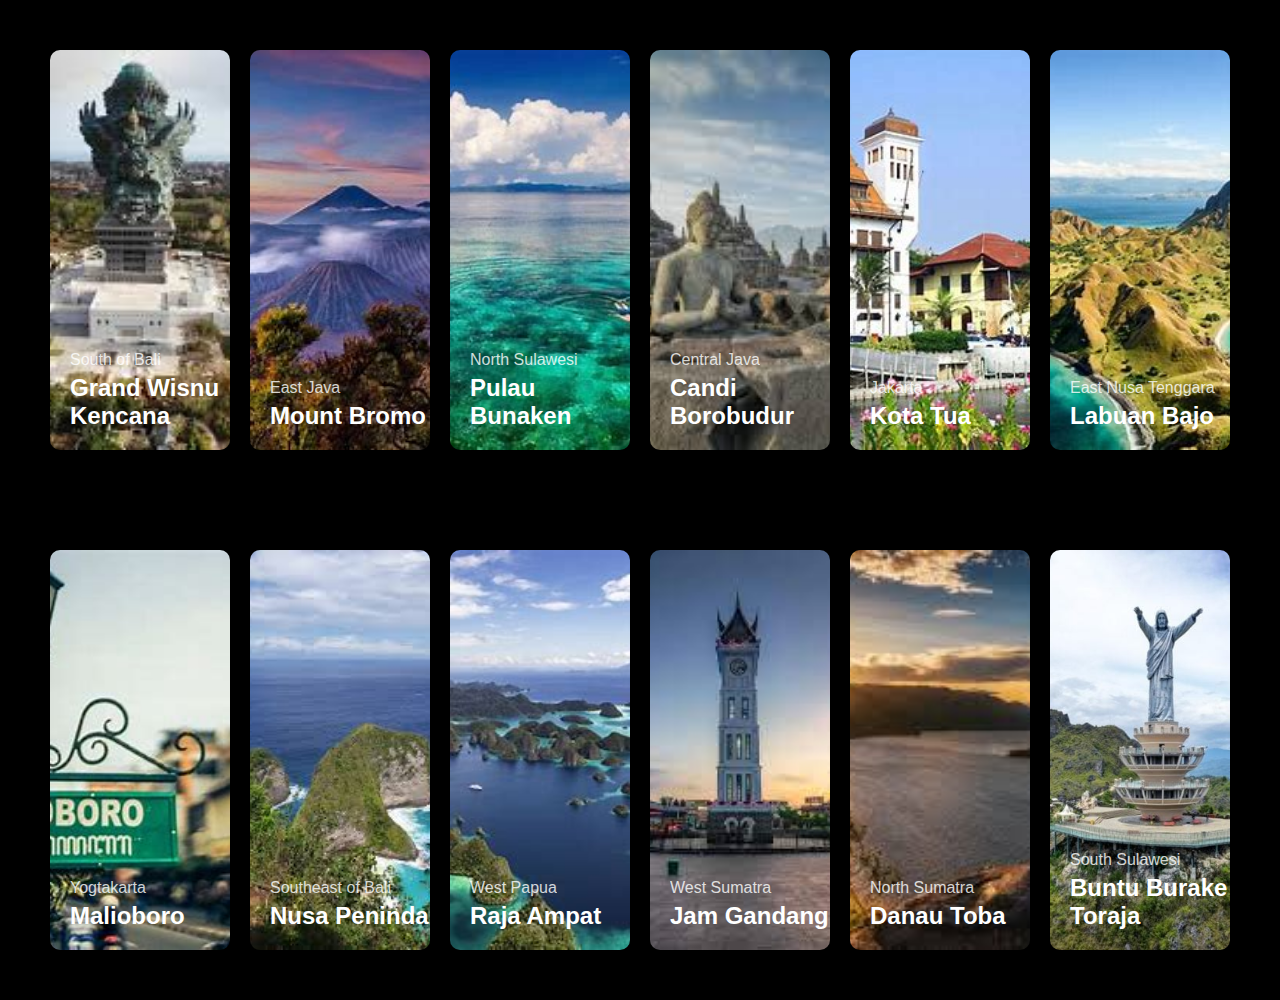
<file: information.html>
<!DOCTYPE html>
<html lang="en">
<head>
    <meta charset="UTF-8">
    <meta name="viewport" content="width=device-width, initial-scale=1.0">
    <title>Image Cards with Pop-up</title>
    <link rel="stylesheet" href="information.css" >
</head>
<body>
    <div class="container">
        <!-- Card 1 -->
        <div class="card" onclick="openPopup('popup1')">
            <img src="images/bali.jpeg" alt="Location 1">
            <div class="card-text">
                <p>South of Bali</p>
                <h3>Grand Wisnu Kencana</h3>
            </div>
        </div>
    
        <!-- Card 2 -->
        <div class="card" onclick="openPopup('popup2')">
            <img src="images/bromo.jpeg"Location 2">
            <div class="card-text">
                <p>East Java</p>
                <h3>Mount Bromo</h3>
            </div>
        </div>
    
        <!-- Card 3 -->
        <div class="card" onclick="openPopup('popup3')">
            <img src="images/bunaken.jpeg" alt="Location 3">
            <div class="card-text">
                <p>North Sulawesi</p>
                <h3>Pulau Bunaken</h3>
            </div>
        </div>
    
        <!-- Card 4 -->
        <div class="card" onclick="openPopup('popup4')">
            <img src="images/jogja.jpeg" alt="Location 3-4">
            <div class="card-text">
                <p>Central Java</p>
                <h3>Candi Borobudur</h3>
            </div>
        </div>
    
        <!-- Card 5 -->
        <div class="card" onclick="openPopup('popup5')"> 
            <img src="images/kota tua.jpeg" alt="Location 4-5">
            <div class="card-text">
                 <p>Jakarta</p>
                <h3>Kota Tua</h3>
            </div>
        </div>

        <!-- Card 6 -->
        <div class="card" onclick="openPopup('popup6')"> 
            <img src="images/labuan bajo.jpeg" alt="Location 4-5">
            <div class="card-text">
                 <p>East Nusa Tenggara</p>
                <h3>Labuan Bajo</h3>
            </div>
        </div>
    </div>
    
    

    <!-- Pop-up for Card 1 -->
<div id="popup1" class="popup">
    <div class="popup-content">
        <span class="close" onclick="closePopup('popup1')">&times;</span>
        <h3>Grand Wisnu Kencana</h3>
        <p>Grand Wisnu Kencana (GWK) adalah taman budaya yang terletak di Bukit Ungasan, Badung, Bali, Indonesia, dan dibangun dengan tujuan menjadi simbol kebudayaan Indonesia, khususnya Bali. 
        Proyek ini dimulai pada tahun 1990 oleh seniman dan pematung I Nyoman Nuarta, dengan patung raksasa Dewa Wisnu yang mengendarai Burung Garuda sebagai daya tarik utamanya. 
        Pembangunan fisik dimulai pada tahun 1997, tetapi sempat terhenti karena krisis ekonomi Asia. 
        Patung Dewa Wisnu selesai dibangun dan diresmikan pada tahun 2018, menjadikannya salah satu patung terbesar di dunia. 
        Selain sebagai objek wisata, GWK juga berfungsi sebagai pusat kebudayaan yang menyajikan berbagai pertunjukan seni dan acara budaya, menarik banyak pengunjung dari dalam dan luar negeri.</p>
        <button class="back-btn" onclick="closePopup('popup1')">close</button> <!-- Tombol Close -->
    </div>
</div>

<!-- Pop-up for Card 2 -->
<div id="popup2" class="popup">
    <div class="popup-content">
        <span class="close" onclick="closePopup('popup2')">&times;</span>
        <h3>Mount Bromo</h3>
        <p>Gunung Bromo adalah salah satu gunung berapi paling terkenal di Indonesia, terletak di Taman Nasional Bromo Tengger Semeru, Jawa Timur. 
        Secara geologis, Gunung Bromo adalah bagian dari kompleks vulkanik yang terdiri dari beberapa gunung, dengan puncak tertinggi adalah Semeru, yang juga merupakan gunung tertinggi di Pulau Jawa. 
        Gunung Bromo memiliki sejarah aktivitas vulkanik yang panjang, dengan erupsi terbesarnya terjadi pada tahun 1972 dan 2010. 
        Kawasan ini memiliki nilai budaya yang tinggi bagi masyarakat Tengger, yang percaya bahwa Gunung Bromo adalah tempat suci. 
        Setiap tahun, masyarakat Tengger mengadakan upacara Yadnya Kasada, di mana mereka mempersembahkan sesaji ke kawah gunung sebagai bentuk penghormatan kepada dewa. 
        Selain keindahan alamnya, Bromo juga dikenal dengan sunrise yang spektakuler, menarik wisatawan dari seluruh dunia untuk menikmati pemandangan menakjubkan.</p>
        <button class="back-btn" onclick="closePopup('popup2')">Close</button> <!-- Tombol Close -->
    </div>
</div>

<!-- Pop-up for Card 3 -->
<div id="popup3" class="popup">
    <div class="popup-content">
        <span class="close" onclick="closePopup('popup3')">&times;</span>
        <h3>Pulau Bunaken</h3>
        <p>Pulau Bunaken adalah sebuah pulau kecil yang terletak di sebelah utara Sulawesi, Indonesia, dan merupakan bagian dari Taman Nasional Bunaken, yang didirikan pada tahun 1991. 
        Pulau ini terkenal karena keindahan bawah lautnya, dengan terumbu karang yang kaya akan keanekaragaman hayati, termasuk berbagai spesies ikan, penyu, dan moluska. 
        Sejarah Bunaken dimulai sebagai tempat tinggal suku Minahasa yang mengandalkan laut sebagai sumber kehidupan. 
        Pada tahun 1975, wilayah sekitar Bunaken ditetapkan sebagai kawasan konservasi untuk melindungi ekosistem lautnya. 
        Sejak itu, pulau ini telah menjadi tujuan wisata dunia, menarik penyelam dan pecinta alam yang ingin mengeksplorasi keindahan bawah lautnya. 
        Bunaken juga menghadapi tantangan konservasi, dan berbagai upaya dilakukan untuk menjaga kelestarian lingkungan laut serta mendukung kehidupan masyarakat lokal.</p>
        <button class="back-btn" onclick="closePopup('popup3')">Close</button> <!-- Tombol Close -->
    </div>
</div>

<!-- Pop-up for Card 4 -->
<div id="popup4" class="popup">
    <div class="popup-content">
        <span class="close" onclick="closePopup('popup4')">&times;</span>
        <h3>Candi Borobudur</h3>
        <p>Candi Borobudur adalah salah satu candi Buddha terbesar dan terpenting di dunia, terletak di Magelang, Jawa Tengah, Indonesia. 
            Dibangun pada abad ke-8 dan ke-9 selama pemerintahan Dinasti Syailendra, candi ini mencerminkan puncak seni arsitektur dan budaya Buddha di Indonesia. 
            Borobudur terdiri dari sembilan tingkat yang melambangkan perjalanan spiritual menuju pencerahan, dengan lebih dari 2.600 panel relief yang menggambarkan ajaran Buddha. 
            Setelah ditinggalkan pada abad ke-14, candi ini terkubur di bawah abu vulkanik dan vegetasi selama berabad-abad hingga ditemukan kembali pada abad ke-19. 
            Pada tahun 1991, Borobudur diakui sebagai Situs Warisan Dunia oleh UNESCO, dan kini menjadi salah satu destinasi wisata paling terkenal di Indonesia, serta pusat studi dan penelitian tentang kebudayaan Buddha.</p>
        <button class="back-btn" onclick="closePopup('popup4')">Close</button> <!-- Tombol Close -->
    </div>
</div>

<!-- Pop-up for Card 5 -->
<div id="popup5" class="popup">
    <div class="popup-content">
        <span class="close" onclick="closePopup('popup5')">&times;</span>
        <h3>Kota Tua</h3>
        <p>Kota Tua Jakarta, atau Batavia, merupakan kawasan bersejarah yang mencerminkan jejak sejarah dan perkembangan Jakarta sebagai pusat perdagangan di Asia Tenggara pada masa kolonial. 
        Didirikan oleh Belanda pada abad ke-17, kawasan ini dulunya merupakan ibu kota Hindia Belanda dan menjadi pusat kegiatan perdagangan dengan dibangunnya pelabuhan dan berbagai gedung bergaya Eropa. 
        Selama masa kejayaannya, Kota Tua dipenuhi oleh bangunan ikonik seperti Gedung Fatahillah, Museum Sejarah Jakarta, dan Gereja Sion. 
        Setelah kemerdekaan Indonesia, kawasan ini mengalami penurunan, tetapi upaya revitalisasi telah dilakukan untuk mengembalikan pesonanya sebagai destinasi wisata. 
        Kini, Kota Tua Jakarta menjadi simbol warisan budaya yang kaya, menarik pengunjung dengan keindahan arsitektur dan nilai sejarahnya.</p>
        <button class="back-btn" onclick="closePopup('popup5')">Close</button> <!-- Tombol Close -->
    </div>
</div>

<!-- Pop-up for Card 6 -->
<div id="popup6" class="popup">
    <div class="popup-content">
        <span class="close" onclick="closePopup('popup6')">&times;</span>
        <h3>Labuan Bajo</h3>
        <p>Labuan Bajo adalah sebuah kota kecil yang terletak di ujung barat Pulau Flores, Nusa Tenggara Timur, Indonesia. 
        Sebagai pelabuhan utama menuju Taman Nasional Komodo, Labuan Bajo semakin dikenal sebagai destinasi wisata internasional yang menawarkan keindahan alam dan keanekaragaman hayati yang luar biasa. 
        Sejarah kota ini dimulai sebagai pelabuhan perdagangan yang penting pada masa lalu, terutama untuk perdagangan rempah-rempah dan hasil laut. 
        Dalam beberapa tahun terakhir, Labuan Bajo telah mengalami perkembangan pesat dalam infrastruktur pariwisata, menjadikannya sebagai titik awal bagi wisatawan yang ingin mengeksplorasi pulau-pulau di sekitarnya, termasuk Pulau Komodo dan Rinca, serta menikmati keindahan alamnya yang spektakuler, seperti pantai, perairan jernih, dan pemandangan bukit yang menakjubkan.</p>
        <button class="back-btn" onclick="closePopup('popup6')">Close</button> <!-- Tombol Close -->
    </div>
</div>

<!-- Container untuk card2 -->
<div class="container2">
    <!-- Card 7 -->
    <div class="card2" onclick="openPopup('popup7')">
        <img src="images/malioboro.jpeg" alt="Location 1">
        <div class="card-text2">
            <p>Yogtakarta</p>
            <h3>Malioboro</h3>
        </div>
    </div>

    <!-- Card 8 -->
    <div class="card2" onclick="openPopup('popup8')">
        <img src="images/nusapenida.jpeg" alt="Location 2">
        <div class="card-text2">
            <p>Southeast of Bali</p>
            <h3>Nusa Peninda</h3>
        </div>
    </div>

    <!-- Card 9 -->
    <div class="card2" onclick="openPopup('popup9')">
        <img src="images/rajaampast.jpeg" alt="Location 3">
        <div class="card-text2">
            <p>West Papua</p>
            <h3>Raja Ampat</h3>
        </div>
    </div>

    <!-- Card 10 -->
    <div class="card2" onclick="openPopup('popup10')">
        <img src="images/sumaterabarat.jpeg" alt="Location 3-4">
        <div class="card-text2">
            <p>West Sumatra</p>
            <h3>Jam Gandang</h3>
        </div>
    </div>

    <!-- Card 11 -->
    <div class="card2" onclick="openPopup('popup11')">
        <img src="images/sumateraselatan.jpeg" alt="Location 4-5">
        <div class="card-text2">
            <p>North Sumatra</p>
            <h3>Danau Toba</h3>
        </div>
    </div>

    <!-- Card 12 -->
    <div class="card2" onclick="openPopup('popup12')">
        <img src="images/toraja.jpg" alt="Location 4-5">
        <div class="card-text2">
            <p>South Sulawesi</p>
            <h3>Buntu Burake Toraja</h3>
        </div>
    </div>
</div>

 <!-- Pop-up for Card 7 -->
 <div id="popup7" class="popup">
    <div class="popup-content">
        <span class="close" onclick="closePopup('popup7')">&times;</span>
        <h3>Malioboro</h3>
        <p>Malioboro memiliki sejarah yang kaya dan merupakan salah satu pusat budaya dan perdagangan di Yogyakarta. 
        Nama "Malioboro" berasal dari kata "Malioboro" yang berarti "jalan menuju istana" dalam bahasa Jawa. 
        Kawasan ini mulai berkembang pada abad ke-18 ketika Sultan Hamengkubuwono I memindahkan pusat pemerintahan ke Yogyakarta. 
        Sejak saat itu, Malioboro menjadi jalan utama yang menghubungkan Keraton Yogyakarta dengan pelabuhan di Parangtritis. 
        Selama masa kolonial Belanda, Malioboro mengalami perubahan signifikan dengan dibangunnya berbagai bangunan bergaya Eropa.
        Saat ini, Malioboro dikenal sebagai tempat yang ramai, dengan pasar tradisional, pusat perbelanjaan, dan berbagai atraksi budaya yang mencerminkan warisan sejarah dan tradisi Yogyakarta.</p>
        <button class="back-btn" onclick="closePopup('popup7')">close</button> <!-- Tombol Close -->
    </div>
</div>

<!-- Pop-up for Card 8 -->
<div id="popup8" class="popup">
    <div class="popup-content">
        <span class="close" onclick="closePopup('popup8')">&times;</span>
        <h3>Nusa Peninda</h3>
        <p>Nusa Penida, sebuah pulau yang terletak di tenggara Bali, memiliki sejarah yang kaya dan unik. Pulau ini dikenal sebagai tempat tinggal masyarakat Hindu Bali, yang telah ada sejak berabad-abad yang lalu.
        Nusa Penida juga memiliki peranan penting dalam mitologi dan budaya Bali, di mana pulau ini sering dianggap sebagai tempat suci. 
        Selama masa kolonial, Nusa Penida mengalami pengaruh Belanda, yang berimbas pada perubahan sosial dan ekonomi masyarakat setempat. 
        Kini, pulau ini menjadi tujuan wisata yang populer, dikenal dengan keindahan alamnya yang spektakuler, termasuk pantai, tebing, dan terumbu karang yang menawan. 
        Keberadaan atraksi seperti Angel's Billabong dan Kelingking Beach menambah daya tarik Nusa Penida sebagai destinasi wisata yang menarik.</p>
        <button class="back-btn" onclick="closePopup('popup8')">Close</button> <!-- Tombol Close -->
    </div>
</div>

<!-- Pop-up for Card 9 -->
<div id="popup9" class="popup">
    <div class="popup-content">
        <span class="close" onclick="closePopup('popup9')">&times;</span>
        <h3>Raja Ampat</h3>
        <p>Raja Ampat memiliki sejarah yang kaya dan beragam, dipengaruhi oleh berbagai kebudayaan dan peradaban yang telah mengunjungi dan menetap di wilayah tersebut. 
        Nama "Raja Ampat" sendiri berasal dari legenda lokal yang menceritakan tentang empat raja yang memerintah empat pulau utama di kepulauan ini. 
        Sejak abad ke-15, wilayah ini menjadi jalur perdagangan penting antara pulau-pulau di Indonesia, serta menjadi pusat perdagangan rempah-rempah. 
        Pada abad ke-19, Raja Ampat berada di bawah pengaruh kekuasaan kolonial Belanda, yang mengontrol sebagian besar wilayah Indonesia. 
        Saat ini, Raja Ampat dikenal sebagai destinasi wisata internasional yang terkenal dengan keanekaragaman hayati, ekosistem laut yang sehat, dan budaya lokal yang kaya. 
        Kepulauan ini menjadi salah satu kawasan konservasi yang dilindungi, berupaya untuk menjaga dan melestarikan keindahan alam dan budaya yang ada.</p>
        <button class="back-btn" onclick="closePopup('popup9')">Close</button> <!-- Tombol Close -->
    </div>
</div>

<!-- Pop-up for Card 10 -->
<div id="popup10" class="popup">
    <div class="popup-content">
        <span class="close" onclick="closePopup('popup10')">&times;</span>
        <h3>Jam Gandang</h3>
        <p>Jam Gadang, menara jam ikonik yang terletak di Bukittinggi, Sumatera Barat, Indonesia, dibangun pada tahun 1926 oleh pemerintah kolonial Belanda. 
        Desainnya yang megah mencerminkan arsitektur khas Minangkabau, dengan atap bersusun yang menyerupai tanduk kerbau. 
        Jam ini awalnya digunakan untuk kepentingan pemerintah kolonial, namun seiring waktu, menjadi simbol kebanggaan masyarakat Bukittinggi. 
        Keberadaannya yang strategis di pusat kota menjadikannya sebagai titik pertemuan dan objek wisata populer. 
        Jam Gadang juga memiliki nilai sejarah yang mendalam, mencerminkan perjalanan sejarah Indonesia selama masa penjajahan.</p>
        <button class="back-btn" onclick="closePopup('popup10')">Close</button> <!-- Tombol Close -->
    </div>
</div>

<!-- Pop-up for Card 11 -->
<div id="popup11" class="popup">
    <div class="popup-content">
        <span class="close" onclick="closePopup('popup11')">&times;</span>
        <h3>Danau Toba</h3>
        <p>Danau Toba terbentuk sekitar 74.000 tahun yang lalu akibat letusan supervulkanik yang terjadi di wilayah tersebut. 
        Letusan ini merupakan salah satu yang terbesar dalam sejarah Bumi dan menyebabkan perubahan besar dalam iklim global. 
        Danau ini memiliki panjang sekitar 100 kilometer dan lebar 30 kilometer, dengan Pulau Samosir di tengahnya yang merupakan tempat tinggal suku Batak. 
        Selain menjadi tujuan wisata terkenal, Danau Toba juga memiliki nilai budaya dan spiritual yang tinggi bagi masyarakat Batak, yang menganggapnya sebagai tempat yang kaya akan mitologi dan sejarah. 
        Kini, Danau Toba menjadi salah satu ikon pariwisata Indonesia, menarik banyak pengunjung lokal dan internasional untuk menikmati keindahan alam dan budaya yang ada di sekitarnya.</p>
        <button class="back-btn" onclick="closePopup('popup11')">Close</button> <!-- Tombol Close -->
    </div>
</div>

<!-- Pop-up for Card 12 -->
<div id="popup12" class="popup">
    <div class="popup-content">
        <span class="close" onclick="ClosePopup('popup12')">&times;</span>
        <h3>Buntu Burake Toraja</h3>
        <p>Buntu Burake adalah sebuah lokasi bersejarah yang terletak di Kabupaten Tana Toraja, Sulawesi Selatan. 
        Sebagai titik tertinggi di Toraja, Buntu Burake bukan hanya menawarkan pemandangan alam yang spektakuler, tetapi juga memiliki makna budaya yang dalam bagi masyarakat Toraja. 
        Tempat ini menjadi simbol spiritual dan budaya, sering digunakan dalam ritual dan perayaan adat. 
        Buntu Burake juga menjadi saksi bisu bagi perjalanan sejarah masyarakat Toraja, yang dikenal dengan tradisi pemakaman yang unik dan arsitektur rumah adat yang khas. 
        Masyarakat setempat percaya bahwa Buntu Burake merupakan tempat bersemayamnya roh nenek moyang, sehingga tempat ini memiliki nilai sakral yang tinggi dalam kehidupan sosial dan budaya mereka.</p>
        <button class="back-btn" onclick="closePopup('popup12')">Close</button> <!-- Tombol Close -->
    </div>
</div>
    <script src="information.js"></script>
</body>
</html>
</file>
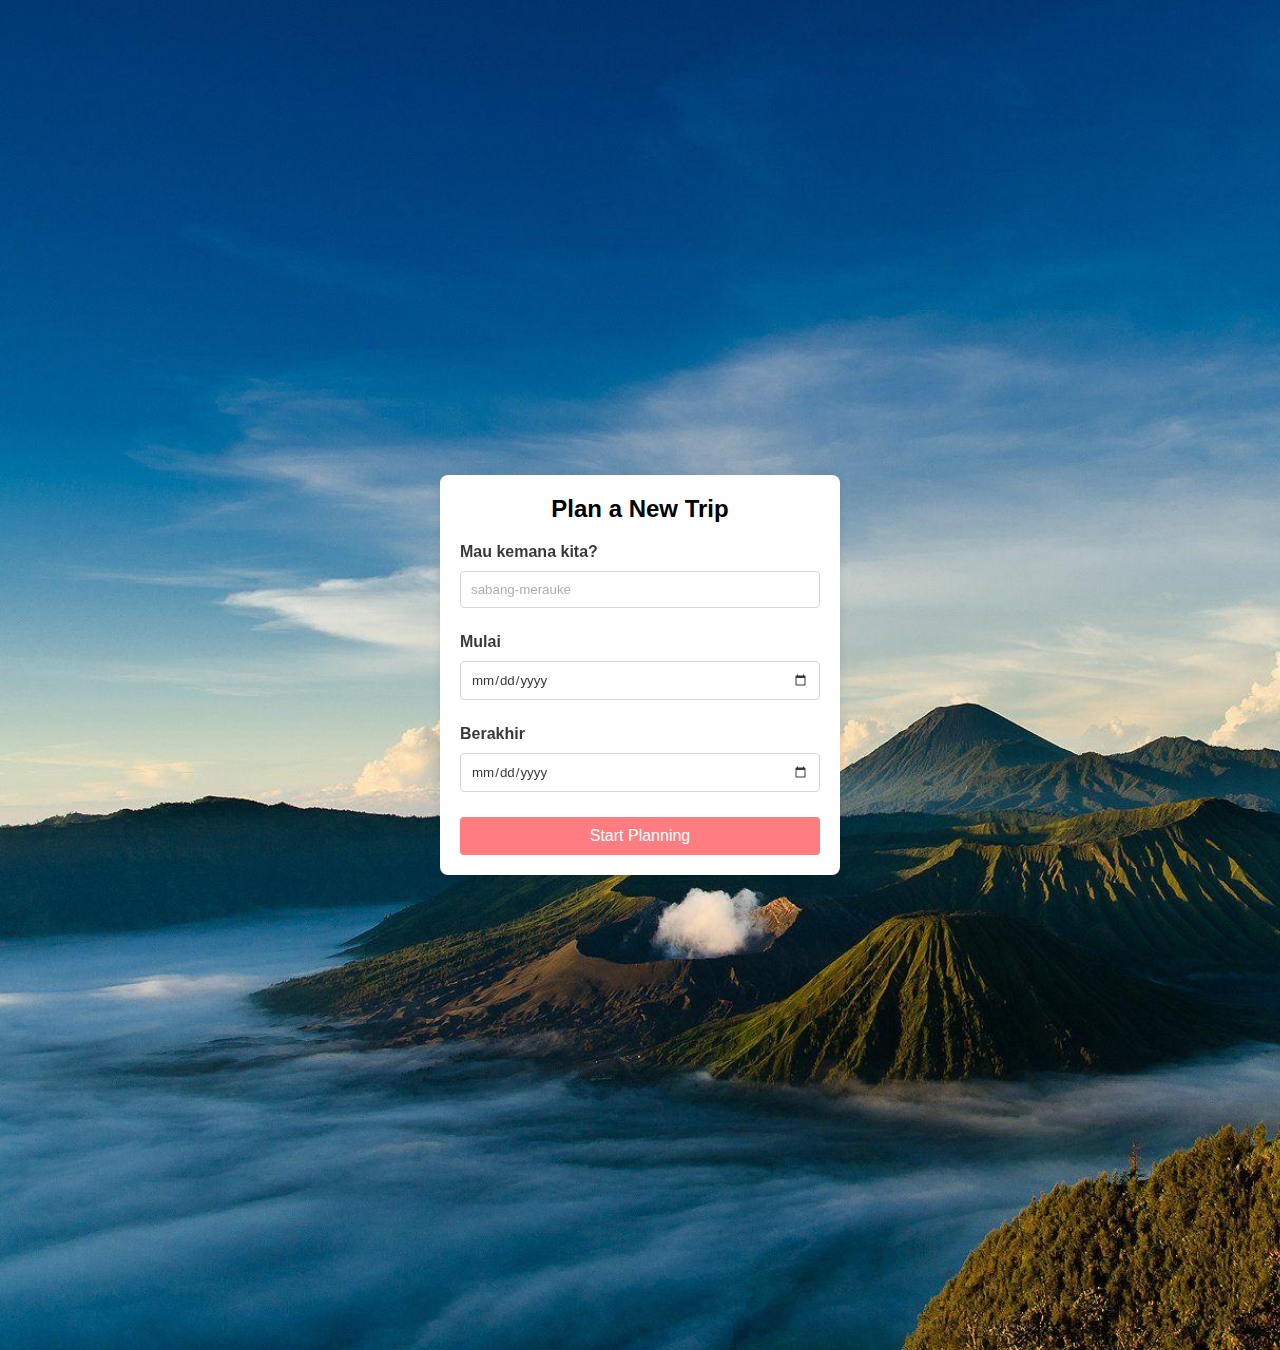
<file: plan.html>
<!DOCTYPE html>
<html lang="en">
<head>
    <meta charset="UTF-8">
    <meta name="viewport" content="width=device-width, initial-scale=1.0">
    <title>Plan a New Trip</title>
    <link rel="stylesheet" href="styles.css">
    <script src="https://code.jquery.com/jquery-3.6.0.min.js"></script>
    <script src="plan.js"></script>
</head>

<body>
    <div class="container">
        <h1>Plan a New Trip</h1>
        <form action="trip-plan.html" method="get">
            <!-- Destination -->
            <div class="form-group">
                <label for="destination">Mau kemana kita?</label>
                <input type="text" id="destination" name="destination" placeholder="sabang-merauke" required>
            </div>

            <!-- Dates -->
            <div class="form-group">
                <label for="start-date">Mulai</label>
                <input type="date" id="start-date" name="start-date" required>
            </div>

            <div class="form-group">
                <label for="end-date">Berakhir</label>
                <input type="date" id="end-date" name="end-date" required>
            </div>

            <!-- Submit Button -->
            <button type="submit" class="btn">Start Planning</button>
        </form>
    </div>
</body>
</html>
</file>
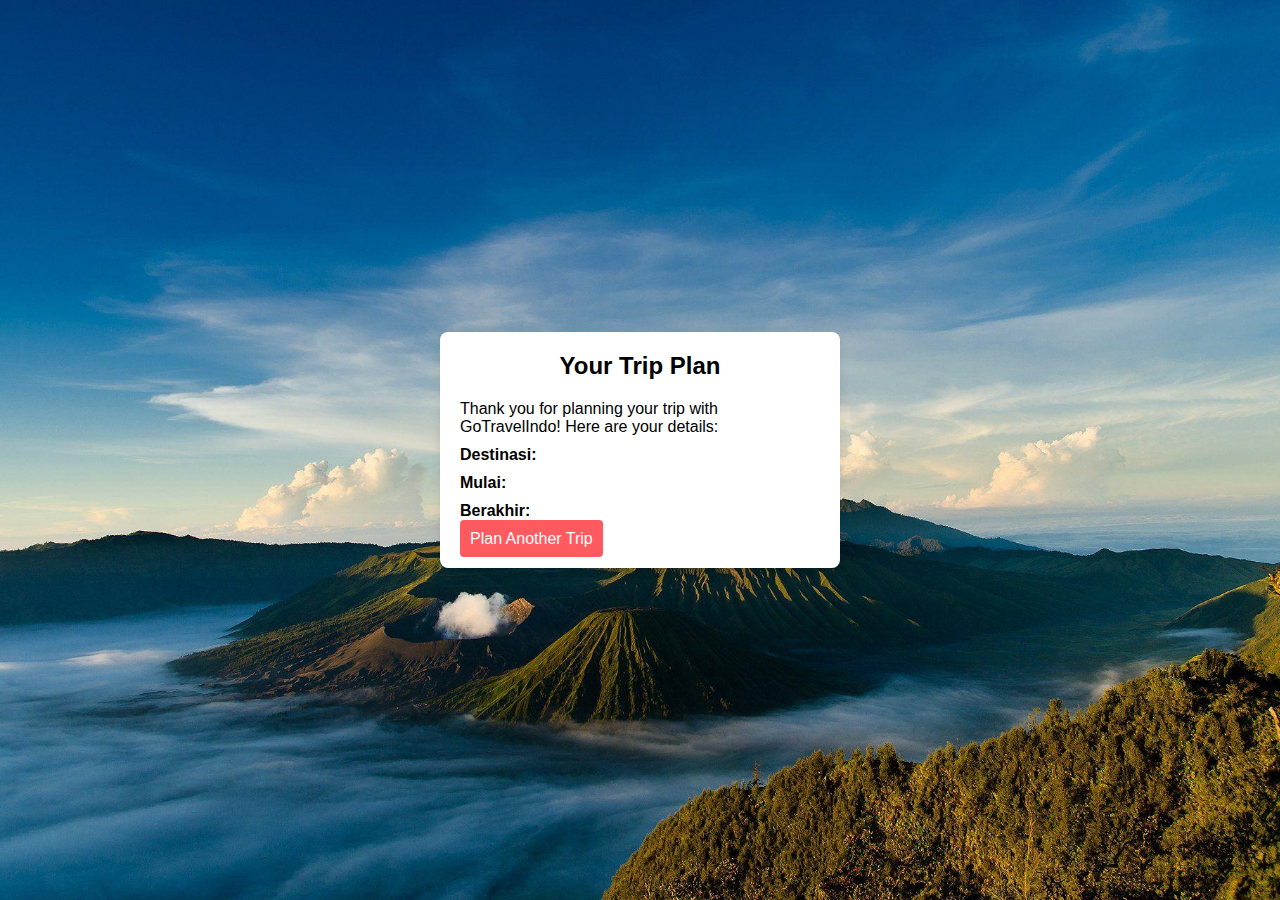
<file: trip-plan.html>
<!DOCTYPE html>
<html lang="en">
<head>
    <meta charset="UTF-8">
    <meta name="viewport" content="width=device-width, initial-scale=1.0">
    <title>Plan Trip</title>
    <link rel="stylesheet" href="styleplan.css">
    <script>
        window.onload = function() {
            const params = new URLSearchParams(window.location.search);
            const destination = params.get('destination');
            const startDate = params.get('start-date');
            const endDate = params.get('end-date');

            document.getElementById('destination-result').innerText = destination;
            document.getElementById('start-date-result').innerText = startDate;
            document.getElementById('end-date-result').innerText = endDate;
        }
    </script>
</head>
<body>
    <div class="container">
        <h1>Your Trip Plan</h1>
        <p>Thank you for planning your trip with GoTravelIndo! Here are your details:</p>
        <ul>
            <li><strong>Destinasi:</strong> <span id="destination-result"></span></li>
            <li><strong>Mulai:</strong> <span id="start-date-result"></span></li>
            <li><strong>Berakhir:</strong> <span id="end-date-result"></span></li>
        </ul>
        <a href="plan.html" class="btn">Plan Another Trip</a>
    </div>
</body>
</html>
</file>
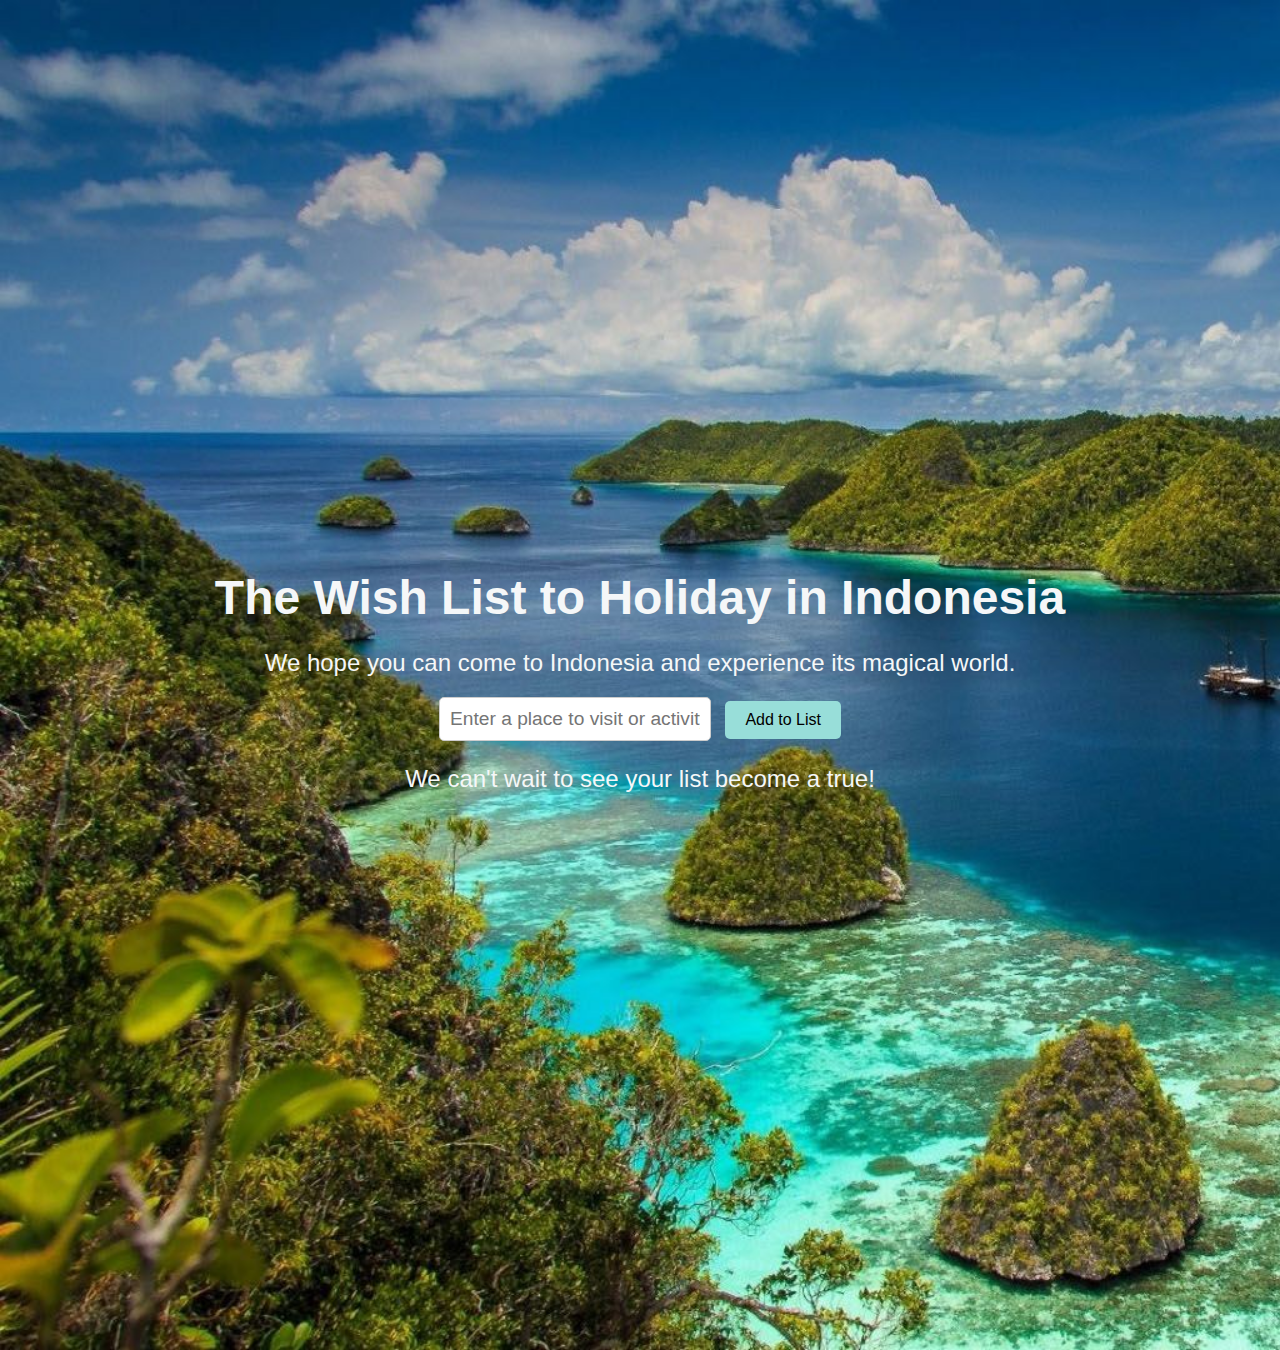
<file: wishlist.html>
<!DOCTYPE html>
<html lang="en">
<head>
    <meta charset="UTF-8">
    <meta name="viewport" content="width=device-width, initial-scale=1.0">
    <title>Wish List to Holiday in Indonesia</title>
    <link rel="stylesheet" href="stylewishlist.css">
    <script defer src="wishlist.js"></script>
</head>

<body>
    <div class="main-content">
        <h1>The Wish List to Holiday in Indonesia</h1>
        <p>We hope you can come to Indonesia and experience its magical world.</p>

        <!-- Input section to add new wish items -->
        <div class="input-section">
            <input type="text" id="wishItem" placeholder="Enter a place to visit or activity...">
            <button onclick="addWish()">Add to List</button>
        </div>

        <!-- Display the wish list items -->
        <ul id="wishList"></ul>

        <p class="free-text">We can't wait to see your list become a true!</p>
    </div>
</body>
</html>
</file>
<file: styles.css>
* {
    box-sizing: border-box;
    margin: 0;
    padding: 0;
    font-family: Arial, sans-serif;
}


body {
    background-image: url(background1.jpeg);
    background-repeat: repeat;
    background-size: cover;
    display: flex;
    justify-content: center;
    align-items: center;
    height: 150vh;
}

.container {
    background-color: white;
    padding: 20px;
    border-radius: 8px;
    box-shadow: 0 2px 10px rgba(0, 0, 0, 0.1);
    width: 100%;
    max-width: 400px;
}

h1 {
    font-size: 24px;
    margin-bottom: 20px;
    text-align: center;
}

.form-group {
    margin-bottom: 15px;
}

label {
    display: block;
    font-weight: bold;
    margin-bottom: 5px;
}

input[type="text"], input[type="date"] {
    width: 100%;
    padding: 10px;
    margin-top: 5px;
    margin-bottom: 10px;
    border: 1px solid #ccc;
    border-radius: 4px;
}

input[type="text"]::placeholder {
    color: #999;
}

button {
    width: 100%;
    padding: 10px;
    background-color: #ff5a5f;
    color: white;
    border: none;
    border-radius: 4px;
    font-size: 16px;
    cursor: pointer;
}

button:hover {
    background-color: #e14e51;
}

.error {
    border-color: red;
}
</file>
<file: styleplan.css>
* {
    box-sizing: border-box;
    margin: 0;
    padding: 0;
    font-family: Arial, sans-serif;
}

body {
    background-image: url(background1.jpeg);
    background-repeat: repeat;
    background-size: cover;
    display: flex;
    justify-content: center;
    align-items: center;
    height: 100vh;
}

.container {
    background-color: white;
    padding: 20px;
    border-radius: 8px;
    box-shadow: 0 2px 10px rgba(0, 0, 0, 0.1);
    width: 100%;
    max-width: 400px;
}

h1 {
    font-size: 24px;
    margin-bottom: 20px;
    text-align: center;
}

.form-group {
    margin-bottom: 15px;
}

label {
    display: block;
    font-weight: bold;
    margin-bottom: 5px;
}

input[type="text"], input[type="date"] {
    width: 100%;
    padding: 10px;
    margin-top: 5px;
    margin-bottom: 10px;
    border: 1px solid #ccc;
    border-radius: 4px;
}

input[type="text"]::placeholder {
    color: #999;
}

button, .btn {
    width: 100%;
    padding: 10px;
    background-color: #ff5a5f;
    color: white;
    border: none;
    border-radius: 4px;
    font-size: 16px;
    cursor: pointer;
    text-align: center;
    text-decoration: none;
}

button:hover, .btn:hover {
    background-color: #e14e51;
}

ul {
    list-style: none;
    padding: 0;
}

ul li {
    margin: 10px 0;
}
</file>
<file: stylewishlist.css>
body {
    margin: 0;
    font-family: Arial, sans-serif;
    display: flex;
    justify-content: center;
    align-items: center;
    height: 150vh;
    background-image: url(background2.jpg);
    background-size: cover;
    position: relative;
}

.main-content {
    text-align: center;
    color: #F5F7F8;
}

h1 {
    font-size: 3em;
    margin-bottom: 10px;
}

p {
    font-size: 1.5em;
    margin-bottom: 20px;
}

.input-section {
    margin-bottom: 20px;
}

input {
    padding: 10px;
    font-size: 1.2em;
    width: 250px;
    border-radius: 5px;
    border: 1px solid #ccc;
    margin-right: 10px;
}

button {
    background-color: #98DED9;
    border: none;
    padding: 10px 20px;
    font-size: 1em;
    cursor: pointer;
    border-radius: 5px;
}

button:hover {
    background-color: #569d98;
}

ul {
    list-style-type: none;
    padding: 0;
    font-size: 1.2em;
    margin-top: 20px;
}

li {
    margin: 10px 0;
    display: flex;
    justify-content: space-between;
    align-items: center;
    background-color: #ffffff;
    color: #000;
    padding: 10px;
    border-radius: 5px;
}

li button {
    background-color: #ff6666;
    border: none;
    padding: 5px 10px;
    cursor: pointer;
    border-radius: 5px;
    color: white;
}

li button:hover {
    background-color: #ff4d4d;
}
</file>
<file: information.css>
/* Reset and global styles */
* {
    margin: 0;
    padding: 0;
    box-sizing: border-box;
}

body {
    font-family: Arial, sans-serif;
    background-color: #000;
    color: white;
}

/* Container styles */
.container, .container2 {
    display: flex;
    justify-content: center;
    align-items: center;
    gap: 20px;
    padding: 50px;
}

/* Card shared styles */
.card, .card2 {
    position: relative;
    width: 250px;
    height: 400px;
    overflow: hidden;
    border-radius: 10px;
    transition: transform 0.3s ease, box-shadow 0.3s ease;
    cursor: pointer;
}

/* Card hover effect */
.card:hover, .card2:hover {
    transform: scale(1.05);
    box-shadow: 0 15px 30px rgba(0, 0, 0, 0.4);
}

/* Image styles */
.card img, .card2 img {
    width: 100%;
    height: 100%;
    object-fit: cover;
    transition: filter 0.3s ease;
}

.card:hover img, .card2:hover img {
    filter: brightness(1.2);
}

/* Card text shared styles */
.card-text, .card-text2 {
    position: absolute;
    bottom: 20px;
    left: 20px;
    color: white;
}

/* Card text specific styles */
.card-text p, .card-text2 p {
    font-size: 16px;
    margin-bottom: 5px;
    opacity: 0.8;
}

.card-text h3, .card-text2 h3 {
    font-size: 24px;
}

/* Pop-up container */
.popup {
    display: none; /* Pop-up hidden by default */
    position: fixed; /* Fixed position ensures it's always relative to the viewport */
    top: 50%;
    left: 50%;
    transform: translate(-50%, -50%); /* Center pop-up horizontally and vertically */
    background-color: rgba(0, 0, 0, 0.8); /* Dark background with transparency */
    width: 100%;
    height: 100%;
    z-index: 1000; /* Ensure pop-up appears on top */
    display: flex;
    justify-content: center;
    align-items: center;
}

/* Pop-up content */
.popup-content {
    background-color: white;
    padding: 20px;
    border-radius: 10px;
    width: 500px;
    text-align: center;
    box-shadow: 0 4px 8px rgba(0, 0, 0, 0.2); /* Soft shadow */
}

/* Pop-up title and paragraph */
.popup-content h3 {
    margin-top: 0;
    color: #333;
}

.popup-content p {
    font-size: 14px;
    color: #333;
}

/* Close button */
.close {
    position: absolute;
    top: 10px;
    right: 15px;
    font-size: 24px;
    cursor: pointer;
    color: #333;
}

/* Back button */
.back-btn {
    margin-top: 20px;
    padding: 10px 20px;
    border: none;
    background-color: #f44336;
    color: white;
    border-radius: 5px;
    cursor: pointer;
    transition: background-color 0.3s ease;
}

.back-btn:hover {
    background-color: #d32f2f;
}
</file>
